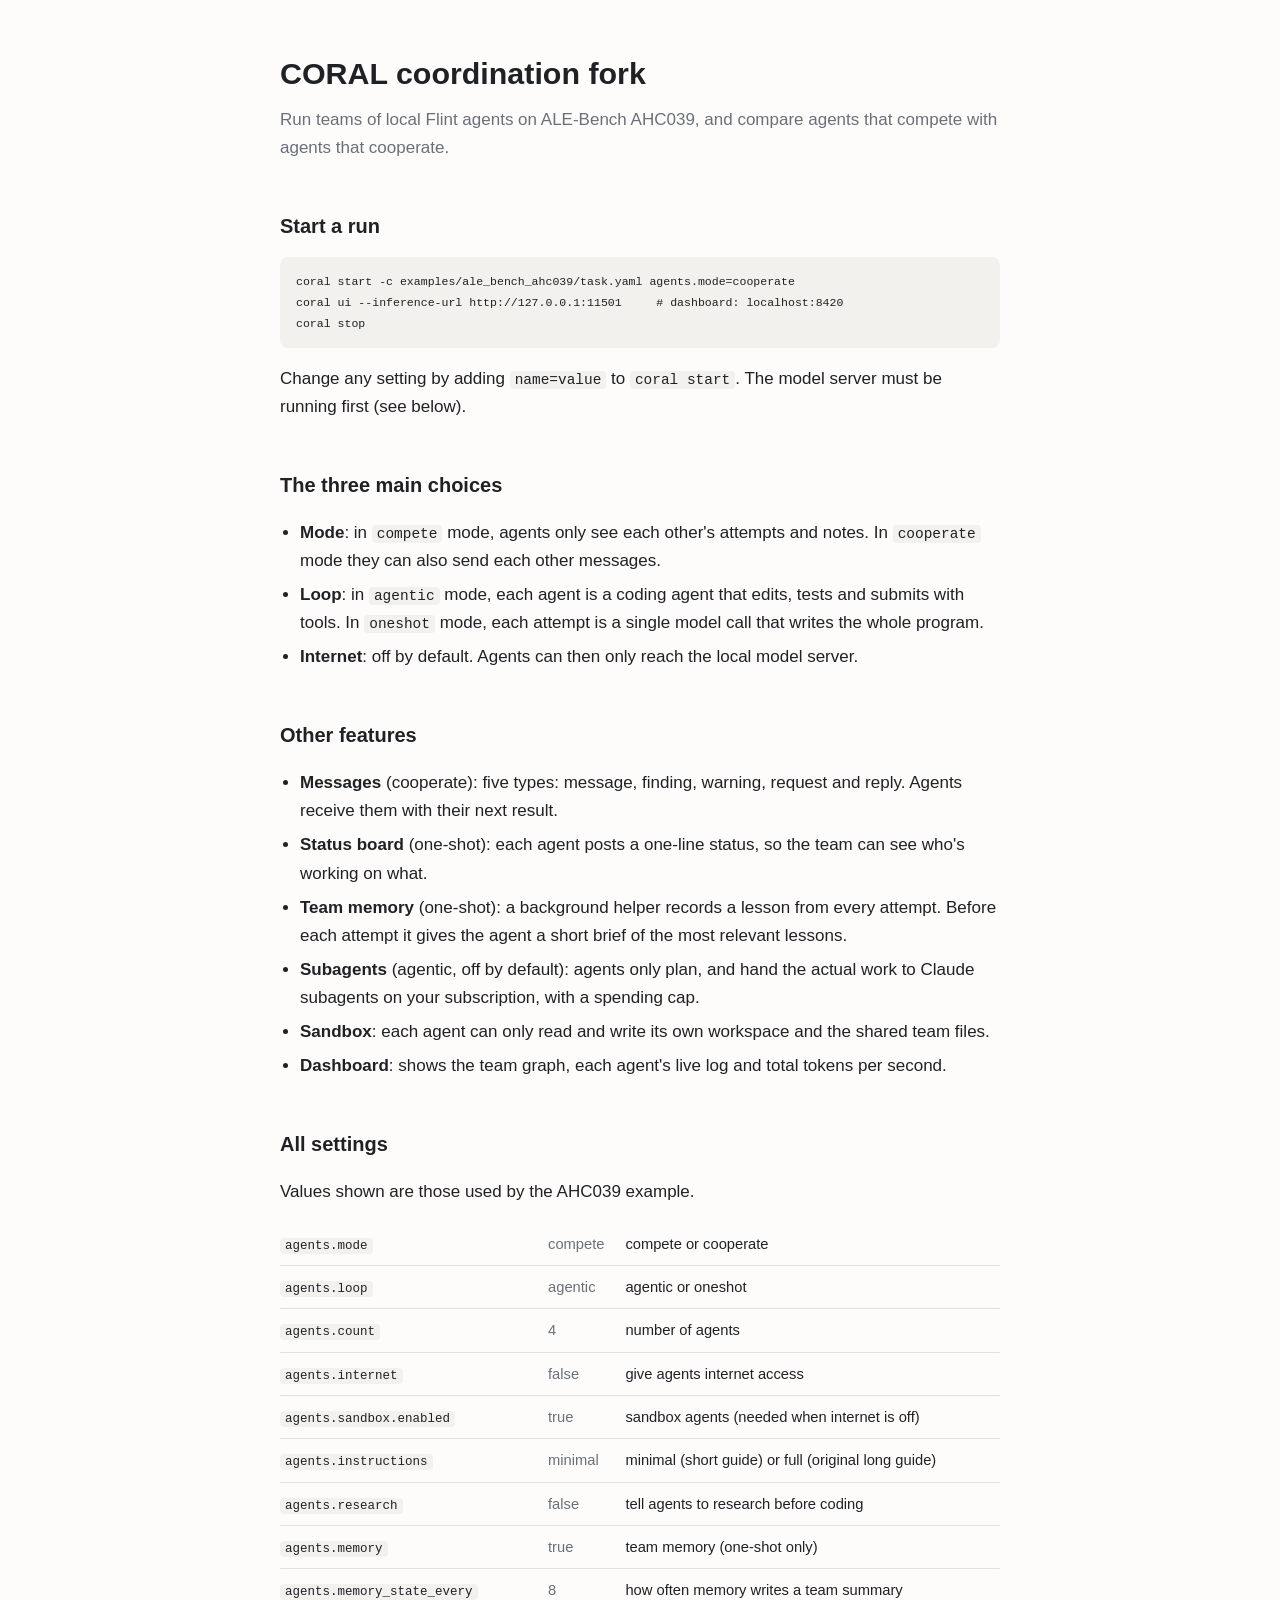
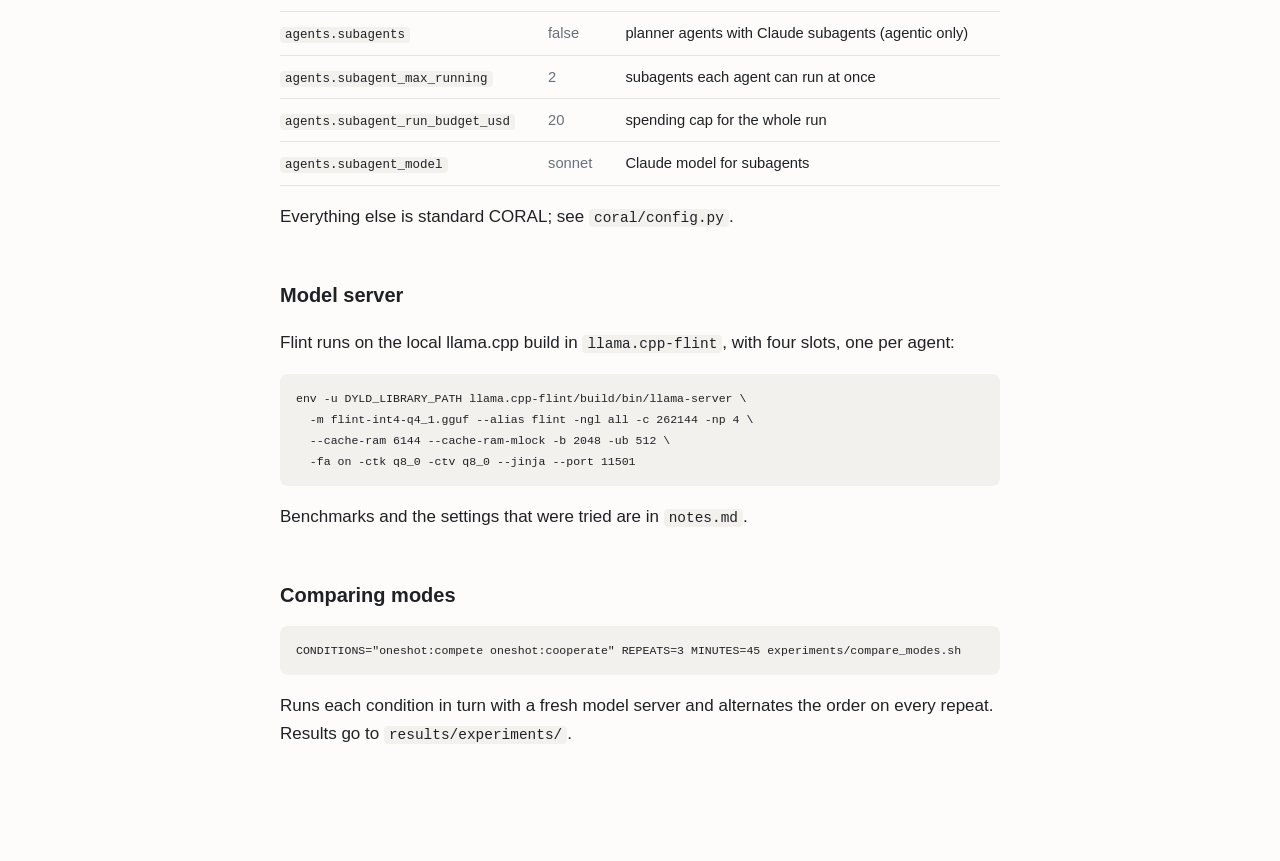
<file: README.html>
<!doctype html>
<html lang="en">
<head>
<meta charset="utf-8">
<meta name="viewport" content="width=device-width, initial-scale=1">
<title>CORAL Modes Guide</title>
<style>
  :root { --bg: #fdfcfa; --text: #1f2125; --muted: #6a707a; --line: #e6e3de; --code: #f3f1ed; --accent: #0b6e6e; }
  @media (prefers-color-scheme: dark) {
    :root:not([data-theme="light"]) { --bg: #16181b; --text: #e4e2dd; --muted: #9aa0a8; --line: #2c3035; --code: #22262a; --accent: #5cc3c0; }
  }
  :root[data-theme="dark"] { --bg: #16181b; --text: #e4e2dd; --muted: #9aa0a8; --line: #2c3035; --code: #22262a; --accent: #5cc3c0; }
  body { margin: 0; background: var(--bg); color: var(--text);
    font: 17px/1.65 -apple-system, BlinkMacSystemFont, "Segoe UI", sans-serif; }
  main { max-width: 720px; margin: 0 auto; padding: 48px 16px 96px; }
  h1 { font-size: 1.9rem; margin: 0 0 8px; }
  h2 { font-size: 1.25rem; margin: 48px 0 12px; }
  .lead { color: var(--muted); margin: 0; }
  code { font: 0.85em ui-monospace, Menlo, monospace; background: var(--code); padding: 1px 5px; border-radius: 4px; }
  pre { background: var(--code); padding: 14px 16px; border-radius: 8px; overflow-x: auto; font: 0.85rem/1.55 ui-monospace, Menlo, monospace; }
  pre code { background: none; padding: 0; }
  table { width: 100%; border-collapse: collapse; font-size: 0.92rem; }
  td { padding: 9px 8px 9px 0; border-bottom: 1px solid var(--line); vertical-align: top; }
  td:first-child { white-space: nowrap; padding-right: 16px; }
  td.d { color: var(--muted); white-space: nowrap; padding-right: 16px; }
  .scroll { overflow-x: auto; }
  ul { padding-left: 20px; }
  li { margin: 6px 0; }
</style>
</head>
<body>
<main>

<h1>CORAL coordination fork</h1>
<p class="lead">Run teams of local Flint agents on ALE-Bench AHC039, and compare agents that compete with agents
  that cooperate.</p>

<h2>Start a run</h2>
<pre><code>coral start -c examples/ale_bench_ahc039/task.yaml agents.mode=cooperate
coral ui --inference-url http://127.0.0.1:11501     # dashboard: localhost:8420
coral stop</code></pre>
<p>Change any setting by adding <code>name=value</code> to <code>coral start</code>. The model server must be running
  first (see below).</p>

<h2>The three main choices</h2>
<ul>
  <li><b>Mode</b>: in <code>compete</code> mode, agents only see each other's attempts and notes. In
    <code>cooperate</code> mode they can also send each other messages.</li>
  <li><b>Loop</b>: in <code>agentic</code> mode, each agent is a coding agent that edits, tests and submits with
    tools. In <code>oneshot</code> mode, each attempt is a single model call that writes the whole program.</li>
  <li><b>Internet</b>: off by default. Agents can then only reach the local model server.</li>
</ul>

<h2>Other features</h2>
<ul>
  <li><b>Messages</b> (cooperate): five types: message, finding, warning, request and reply. Agents receive them
    with their next result.</li>
  <li><b>Status board</b> (one-shot): each agent posts a one-line status, so the team can see who's working on
    what.</li>
  <li><b>Team memory</b> (one-shot): a background helper records a lesson from every attempt. Before each attempt
    it gives the agent a short brief of the most relevant lessons.</li>
  <li><b>Subagents</b> (agentic, off by default): agents only plan, and hand the actual work to Claude subagents on
    your subscription, with a spending cap.</li>
  <li><b>Sandbox</b>: each agent can only read and write its own workspace and the shared team files.</li>
  <li><b>Dashboard</b>: shows the team graph, each agent's live log and total tokens per second.</li>
</ul>

<h2>All settings</h2>
<p>Values shown are those used by the AHC039 example.</p>
<div class="scroll"><table>
  <tr><td><code>agents.mode</code></td><td class="d">compete</td><td>compete or cooperate</td></tr>
  <tr><td><code>agents.loop</code></td><td class="d">agentic</td><td>agentic or oneshot</td></tr>
  <tr><td><code>agents.count</code></td><td class="d">4</td><td>number of agents</td></tr>
  <tr><td><code>agents.internet</code></td><td class="d">false</td><td>give agents internet access</td></tr>
  <tr><td><code>agents.sandbox.enabled</code></td><td class="d">true</td><td>sandbox agents (needed when internet is off)</td></tr>
  <tr><td><code>agents.instructions</code></td><td class="d">minimal</td><td>minimal (short guide) or full (original long guide)</td></tr>
  <tr><td><code>agents.research</code></td><td class="d">false</td><td>tell agents to research before coding</td></tr>
  <tr><td><code>agents.memory</code></td><td class="d">true</td><td>team memory (one-shot only)</td></tr>
  <tr><td><code>agents.memory_state_every</code></td><td class="d">8</td><td>how often memory writes a team summary</td></tr>
  <tr><td><code>agents.subagents</code></td><td class="d">false</td><td>planner agents with Claude subagents (agentic only)</td></tr>
  <tr><td><code>agents.subagent_max_running</code></td><td class="d">2</td><td>subagents each agent can run at once</td></tr>
  <tr><td><code>agents.subagent_run_budget_usd</code></td><td class="d">20</td><td>spending cap for the whole run</td></tr>
  <tr><td><code>agents.subagent_model</code></td><td class="d">sonnet</td><td>Claude model for subagents</td></tr>
</table></div>
<p>Everything else is standard CORAL; see <code>coral/config.py</code>.</p>

<h2>Model server</h2>
<p>Flint runs on the local llama.cpp build in <code>llama.cpp-flint</code>, with four slots, one per agent:</p>
<pre><code>env -u DYLD_LIBRARY_PATH llama.cpp-flint/build/bin/llama-server \
  -m flint-int4-q4_1.gguf --alias flint -ngl all -c 262144 -np 4 \
  --cache-ram 6144 --cache-ram-mlock -b 2048 -ub 512 \
  -fa on -ctk q8_0 -ctv q8_0 --jinja --port 11501</code></pre>
<p>Benchmarks and the settings that were tried are in <code>notes.md</code>.</p>

<h2>Comparing modes</h2>
<pre><code>CONDITIONS="oneshot:compete oneshot:cooperate" REPEATS=3 MINUTES=45 experiments/compare_modes.sh</code></pre>
<p>Runs each condition in turn with a fresh model server and alternates the order on every repeat. Results go to
  <code>results/experiments/</code>.</p>

</main>
</body>
</html>
</file>
